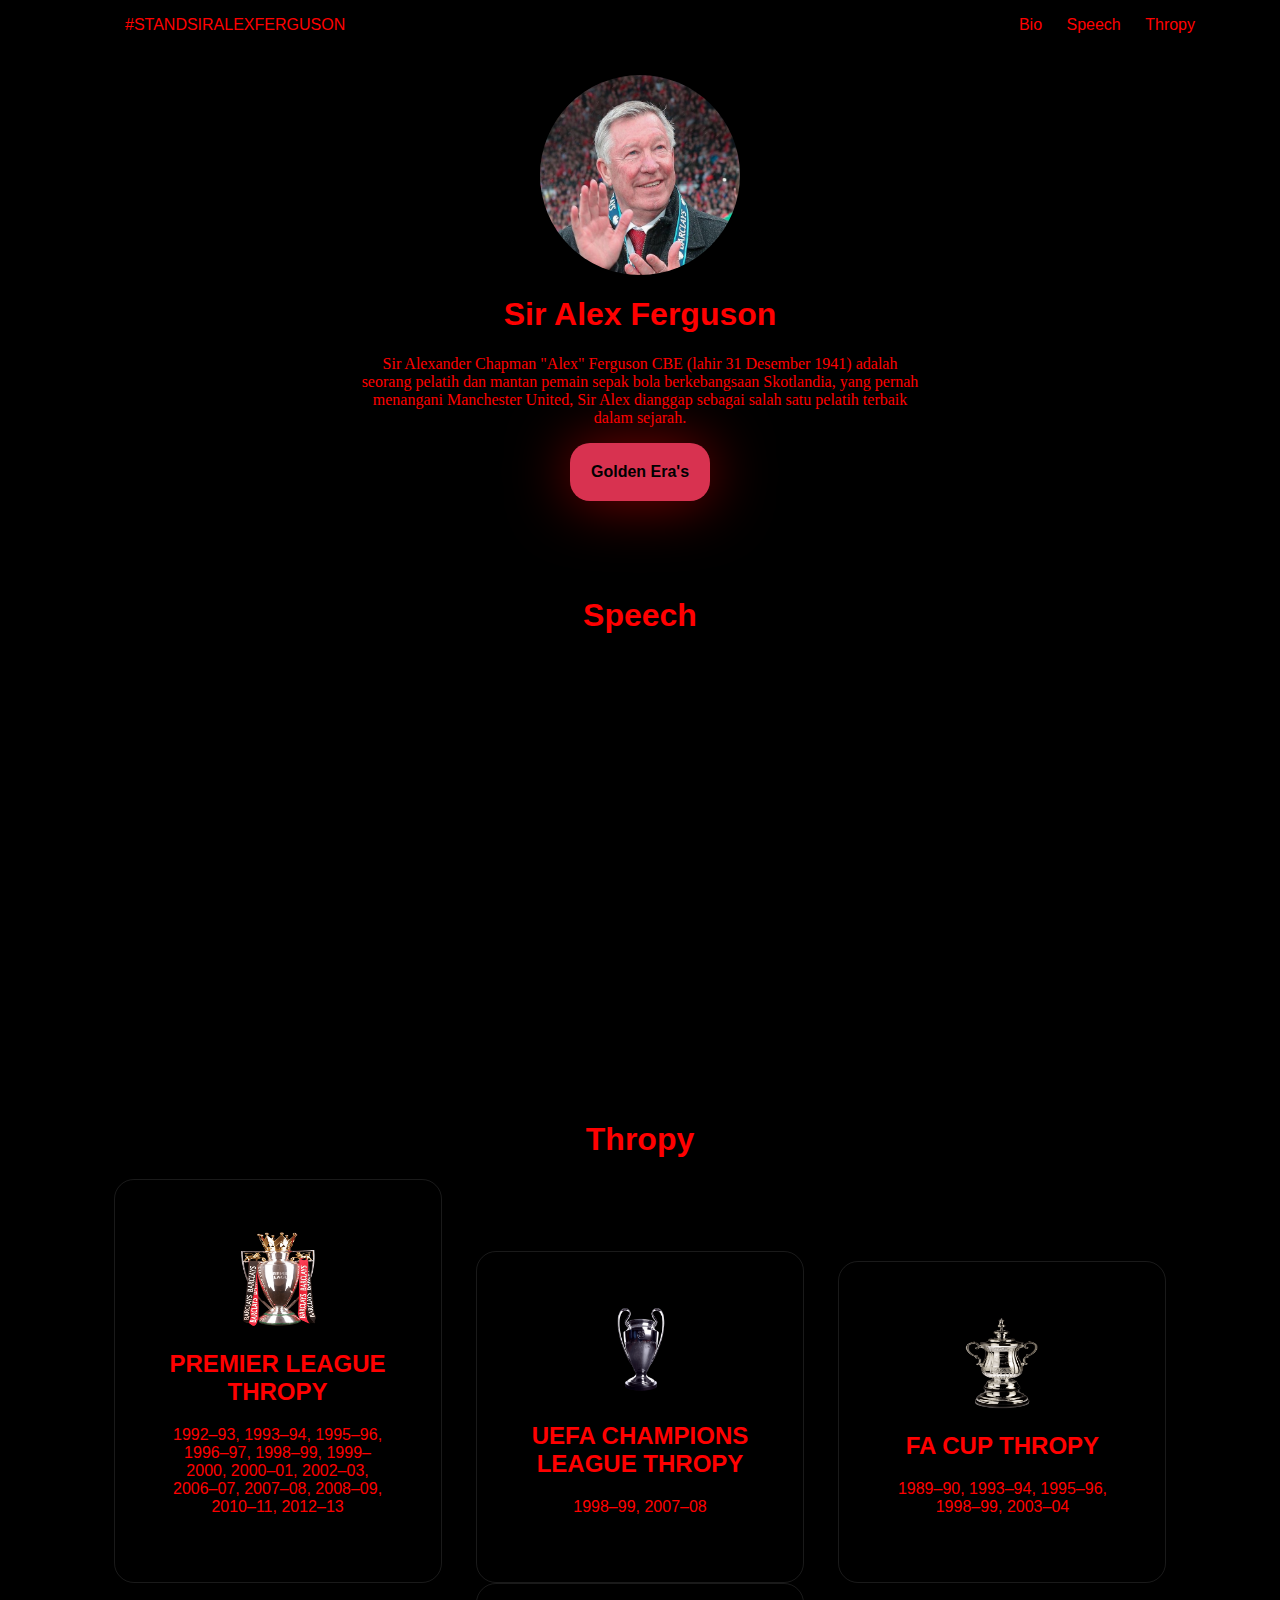
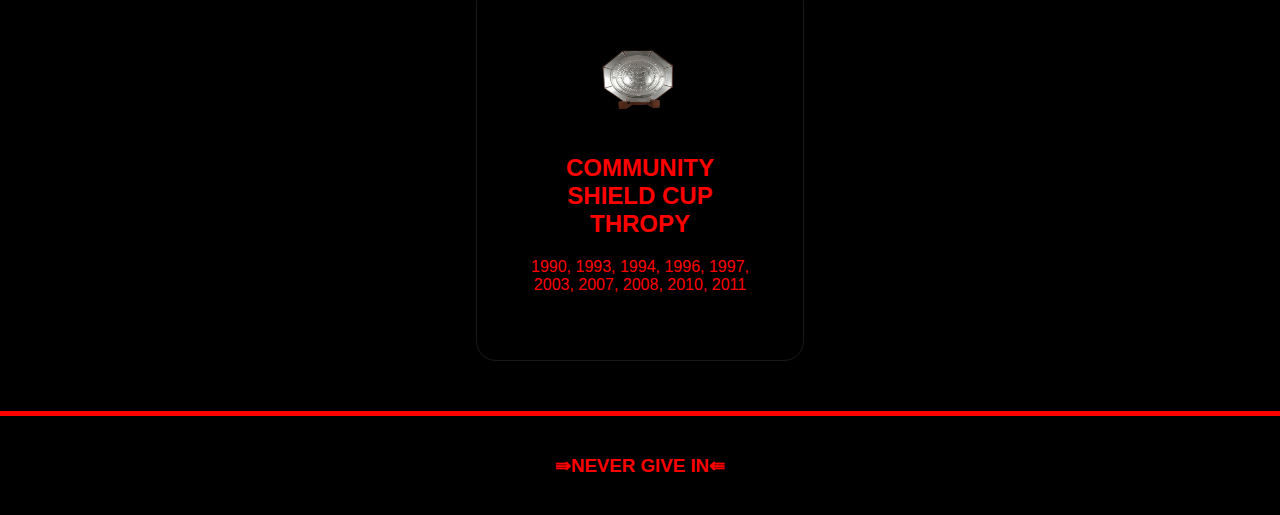
<file: pages/index2.html>
<!DOCTYPE html>
<html lang="en">
<head>
	<title>#GGMU</title>
	<link rel="stylesheet" href="style.css"> <!-- Memuat file stylesheet eksternal -->
	<link rel="icon" href="r.png"> <!-- Mengatur ikon situs -->
</head>
<body>
	<!-- nav -->
	<nav>
		<div class="container">
			<ul>
				<li>
					<a href="index2.html">#STANDSIRALEXFERGUSON</a> <!-- Tautan ke bagian "#STANDSIRALEXFERGUSON" -->
				</li>
				<li class="align-right">
					<a href="#home">Bio</a> <!-- Tautan ke bagian "Home" -->
					<a href="#speech">Speech</a> <!-- Tautan ke bagian "Speech" -->
					<a href="#thropy">Thropy</a> <!-- Tautan ke bagian "Thropy" -->
				</li>
			</ul>
		</div>
	</nav>

	<!-- Home -->
	<section id="home"> <!-- Bagian "Home" -->
		<div class="container">
			<img class="profile-img" src="saf.jpeg" alt="Profil"> <!-- Gambar profil -->
			<h1 class="text-bold text-center">Sir Alex Ferguson</h1> <!-- Judul -->
			<p class="bio-p">Sir Alexander Chapman "Alex" Ferguson CBE (lahir 31 Desember 1941) adalah seorang pelatih dan mantan pemain sepak bola berkebangsaan Skotlandia, yang pernah menangani Manchester United, Sir Alex dianggap sebagai salah satu pelatih terbaik dalam sejarah.</p> <!-- Paragraf bio -->
			<a href="#speech" class="btn">Golden Era's</a> <!-- Tombol untuk menuju bagian "Speech" -->
		</div>
	</section>

	<!-- Speech -->
	<section id="speech"> <!-- Bagian "Speech" -->
		<div class="container">
			<div class="content">
				<h1 class="text-bold text-center">Speech</h1> <!-- Judul -->
				<div class="video-container">
					<iframe width="560" height="315" src="https://www.youtube.com/embed/nsfzuCE7s3c" frameborder="0" allow="autoplay; encrypted-media" allowfullscreen></iframe> <!-- Video speech -->
				</div>
			</div>
		</div>
	</section>

	<!-- Thropy -->
	<section id="thropy"> <!-- Bagian "Thropy" -->
		<div class="container text-center">
			<h1 class="text-bold text-center">Thropy</h1> <!-- Judul -->
			<div class="card">
				<img class="card-img" src="p.png" alt=""> <!-- Gambar trofi -->
				<h2 class="text-center">PREMIER LEAGUE THROPY</h2> <!-- Judul trofi -->
				<p class="text-center">1992–93, 1993–94, 1995–96, 1996–97, 1998–99, 1999–2000, 2000–01, 2002–03, 2006–07, 2007–08, 2008–09, 2010–11, 2012–13</p> <!-- Daftar tahun trofi -->
			</div>
			<div class="card">
				<img class="card-img" src="u.png" alt="Email">
				<h2 class="text-center">UEFA CHAMPIONS LEAGUE THROPY</h2>
				<p class="text-center">1998–99, 2007–08</p>
			</div>
			<div class="card">
				<img class="card-img" src="f.png" alt="Phone">
				<h2 class="text-center">FA CUP THROPY</h2>
				<p class="text-center">1989–90, 1993–94, 1995–96, 1998–99, 2003–04</p>
			</div>
			<div class="card">
				<img class="card-img" src="c.png" alt="Phone">
				<h2 class="text-center">COMMUNITY SHIELD CUP THROPY</h2>
				<p class="text-center">1990, 1993, 1994, 1996, 1997, 2003, 2007, 2008, 2010, 2011</p>
			</div>
		</div>
	</section>

	<!-- Footer -->
	<footer>
		<div class="container">
			<h3 class="text-center">⇛NEVER GIVE IN⇚</h3> <!-- Pesan penutup -->
		</div>
	</footer>
</body>
</html>
</file>
<file: pages/style.css>
/* Mengaktifkan perilaku scroll halus */
html {
	scroll-behavior: smooth;
}

/* Mengatur font default dan warna teks untuk semua elemen */
* {
	font-family: 'Bauhaus 93', sans-serif;
	color: #ff0000; /* Merah */
}

/* Mengatur properti dasar untuk body */
body {
	margin: 0; /* Nol margin */
	padding: 0; /* Nol padding */
	background-color: black; /* Warna latar belakang hitam */
}

/* Mengatur margin untuk kontainer */
.container {
	margin-left: 75px; /* Margin kiri 75px */
	margin-right: 75px; /* Margin kanan 75px */
}

/* Mengatur tata letak, warna latar belakang, dan posisi tetap untuk navigasi */
nav {
	width: 100%; /* Lebar 100% */
	background-color: #000000; /* Warna latar belakang hitam */
	position: fixed; /* Posisi tetap */
}

/* Mengatur tata letak daftar navigasi horizontal */
nav ul li {
	list-style: none; /* Hapus tanda daftar */
	display: inline-block; /* Menampilkan dalam baris yang sama */
}

/* Mengatur tautan di dalam navigasi */
nav ul li a {
	text-decoration: none; /* Hapus dekorasi tautan */
	margin: 5px; /* Margin 5px */
	padding: 5px; /* Padding 5px */
	color: rgb(255, 0, 0); /* Warna teks merah */
}

/* Mengatur tata letak dan warna teks untuk konten utama */
section {
	padding-top: 75px; /* Padding atas 75px */
}

/* Mengatur tata letak kanan dan float kanan untuk elemen */
.align-right {
	text-align: right; /* Rata kanan */
	float: right; /* Float kanan */
	right: 0; /* Jarak ke kanan 0 */
}

/* Mengatur properti untuk gambar profil */
.profile-img {
	width: 200px; /* Lebar 200px */
	height: 200px; /* Tinggi 200px */
	border-radius: 50%; /* Border radius 50% */
	margin-left: auto; /* Margin kiri otomatis */
	margin-right: auto; /* Margin kanan otomatis */
	display: block; /* Tampilkan sebagai blok */
}

/* Mengatur teks tebal */
.text-bold {
	font-weight: bold; /* Teks tebal */
}

/* Mengatur tata letak tengah untuk teks */
.text-center {
	text-align: center; /* Rata tengah */
}

/* Mengatur tata letak dan gaya teks untuk paragraf bio */
.bio-p {
	text-align: center; /* Rata tengah */
	width: 50%; /* Lebar 50% */
	margin-right: auto; /* Margin kanan otomatis */
	margin-left: auto; /* Margin kiri otomatis */
	font-family: 'Bradley Hand ITC', cursive; /* Font */
}

/* Mengatur gaya tombol */
.btn {
	background-color: #d83250; /* Warna latar belakang */
	border-radius: 20px; /* Border radius 20px */
	padding: 20px; /* Padding 20px */
	text-decoration: none; /* Hapus dekorasi tautan */
	color: black; /* Warna teks hitam */
	font-weight: bold; /* Teks tebal */
	margin-left: auto; /* Margin kiri otomatis */
	margin-right: auto; /* Margin kanan otomatis */
	display: block; /* Tampilkan sebagai blok */
	width: 100px; /* Lebar 100px */
	text-align: center; /* Rata tengah */
	box-shadow: 0 0 60px rgba(255, 0, 0, 0.5); /* Bayangan */
}

/* Mengatur properti untuk progress bar */
.progress-bar {
	background-color: #d83250; /* Warna latar belakang */
	height: 16px; /* Tinggi 16px */
	border-radius: 20px; /* Border radius 20px */
}

/* Mengatur margin atas 25px */
.margin-top-25 {
	margin-top: 25px; /* Margin atas 25px */
}

/* Mengatur properti untuk kartu */
.card {
	border: 1px solid #ffffff1a; /* Border solid putih */
	border-radius: 20px; /* Border radius 20px */
	display: inline-block; /* Tampilkan sebagai blok */
	width: 20%; /* Lebar 20% */
	margin-right: 15px; /* Margin kanan 15px */
	margin-left: 15px; /* Margin kiri 15px */
	padding: 50px; /* Padding 50px */
}

/* Mengatur properti untuk gambar di dalam kartu */
.card-img {
	width: 100px; /* Lebar 100px */
	height: 100px; /* Tinggi 100px */
	display: block; /* Tampilkan sebagai blok */
	margin-left: auto; /* Margin kiri otomatis */
	margin-right: auto; /* Margin kanan otomatis */
}

/* Mengatur properti untuk footer */
footer {
	border-top: 5px solid #ff0000; /* Garis putih dengan ketebalan 5px */
	width: 100%; /* Lebar 100% */
	margin-top: 50px; /* Margin atas 50px */
	padding-top: 20px; /* Padding atas 20px */
	padding-bottom: 20px; /* Padding bawah 20px */
}

/* Mengatur tata letak kontainer video */
.video-container {
	display: flex; /* Tampilkan sebagai flex */
	align-items: center; /* Posisi vertikal tengah */
	justify-content: center; /* Posisi horizontal tengah */
	margin-top: 75px; /* Margin atas 75px */
}

/* Mengatur properti untuk iframe video */
.video-container iframe {
	width: 560px; /* Lebar 560px */
	height: 315px; /* Tinggi 315px */
}
</file>
